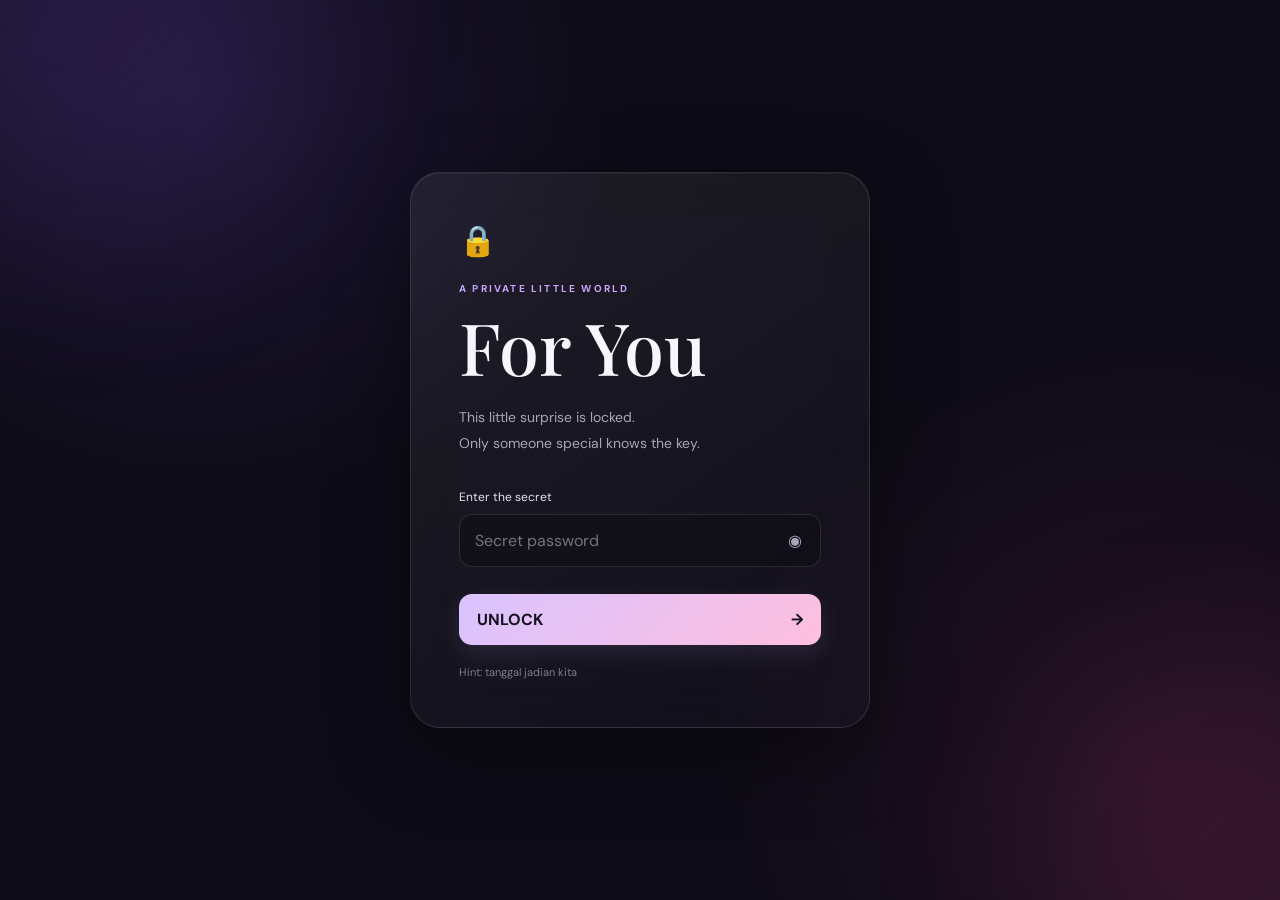
<file: index.html>
<!doctype html>
<html lang="id">

<head>
    <meta charset="utf-8">
    <meta
        name="viewport"
        content="width=device-width, initial-scale=1"
    >

    <title>For You ♡</title>

    <link rel="stylesheet" href="style.css">
</head>

<body>

    <!-- Background -->
    <div class="orb o1"></div>
    <div class="orb o2"></div>

    <!-- Music -->
    <audio id="music" loop></audio>


    <main>

        <!-- =====================================================
             PASSWORD
        ====================================================== -->
        <section id="password" class="screen active">

            <div class="glass card">

                <div class="symbol">🔒</div>

                <p class="eyebrow">
                    A PRIVATE LITTLE WORLD
                </p>

                <h1>For You</h1>

                <p class="muted">
                    This little surprise is locked.<br>
                    Only someone special knows the key.
                </p>


                <form id="login">

                    <label for="pass">
                        Enter the secret
                    </label>

                    <div class="input">

                        <input
                            id="pass"
                            type="password"
                            placeholder="Secret password"
                        >

                        <button
                            id="show"
                            type="button"
                        >
                            ◉
                        </button>

                    </div>

                    <p id="error" class="error"></p>

                    <button
                        class="primary"
                        type="submit"
                    >
                        UNLOCK <span>→</span>
                    </button>

                </form>


                <p class="hint">
                    Hint:
                    <span id="hint">
                        someone special
                    </span>
                </p>

            </div>

        </section>


        <!-- =====================================================
             SURPRISE
        ====================================================== -->
        <section id="surprise" class="screen">

            <div class="center">

                <p class="eyebrow">
                    YOU MADE IT
                </p>

                <h2>
                    I made something<br>
                    <em>just for you.</em>
                </h2>

                <p class="muted">
                    Take your time.
                    There's a little journey waiting inside.
                </p>


                <button
                    id="gift"
                    class="gift"
                >
                    <i class="glow"></i>
                    <i class="box"></i>
                    <i class="lid"></i>
                    <i class="ribbon"></i>
                </button>


                <p
                    id="giftText"
                    class="eyebrow"
                >
                    OPEN ME
                </p>

            </div>

        </section>


        <!-- =====================================================
             MAKE A WISH
        ====================================================== -->
        <section id="wish" class="screen">

            <div class="center">

                <p class="eyebrow">
                    A LITTLE WISH
                </p>

                <h2>
                    Make a Wish
                </h2>

                <p class="muted">
                    Think of something you truly want.
                </p>


                <div class="candles">

                    <button class="candle">
                        <b></b>
                    </button>

                    <button class="candle">
                        <b></b>
                    </button>

                    <button class="candle">
                        <b></b>
                    </button>

                </div>


                <button
                    id="wishBtn"
                    class="primary small"
                >
                    MAKE MY WISH ✦
                </button>


                <p
                    id="wishResult"
                    class="quote"
                ></p>

            </div>

        </section>


        <!-- =====================================================
             LETTER
        ====================================================== -->
        <section id="letter" class="screen">

            <div class="center">

                <p class="eyebrow">
                    A LITTLE LETTER
                </p>


                <button
                    id="envelope"
                    class="envelope"
                >
                    <span>✉</span>
                </button>


                <article
                    id="letterCard"
                    class="glass letter"
                >

                    <p class="eyebrow">
                        A LETTER FOR YOU
                    </p>

                    <h2 id="letterTitle">
                        A Little Letter
                    </h2>

                    <p id="letterMsg"></p>


                    <button
                        id="letterNext"
                        class="secondary"
                    >
                        Continue →
                    </button>

                </article>

            </div>

        </section>


        <!-- =====================================================
             BOUQUET
        ====================================================== -->
        <section id="bouquet" class="screen">

            <div class="center wide">

                <p class="eyebrow">
                    A DIGITAL BOUQUET
                </p>

                <h2>
                    Choose a Flower
                </h2>

                <p class="muted">
                    Each flower has a little message.
                </p>


                <div
                    id="flowers"
                    class="flowers"
                ></div>


                <p
                    id="flowerMsg"
                    class="quote"
                ></p>


                <button
                    id="flowerNext"
                    class="secondary small"
                >
                    Continue →
                </button>

            </div>

        </section>


        <!-- =====================================================
             MEMORIES
        ====================================================== -->
        <section id="memories" class="screen">

            <div class="center wide">

                <p class="eyebrow">
                    OUR MEMORIES
                </p>

                <h2>
                    Little Moments
                </h2>


                <div class="memory">

                    <button
                        id="prev"
                        class="circle"
                        type="button"
                    >
                        ←
                    </button>


                    <div>

                        <div
                            id="photo"
                            class="photo"
                        >
                            📸
                        </div>


                        <p
                            id="caption"
                            class="muted"
                        >
                            Your first memory goes here.
                        </p>


                        <small id="counter">
                            1 / 3
                        </small>

                    </div>


                    <button
                        id="next"
                        class="circle"
                        type="button"
                    >
                        →
                    </button>

                </div>


                <button
                    id="memoryNext"
                    class="secondary small"
                >
                    Continue →
                </button>

            </div>

        </section>


        <!-- =====================================================
             STORY
        ====================================================== -->
        <section id="story" class="screen">

            <div class="center wide">

                <p class="eyebrow">
                    OUR LITTLE STORY
                </p>


                <h2 id="storyHead">
                    The Beginning
                </h2>


                <!-- Chapter dots -->
                <div
                    id="dots"
                    class="dots"
                ></div>


                <!-- Story content -->
                <article class="glass story">

                    <small id="storyNo">
                        01
                    </small>


                    <p
                        id="storyDate"
                        class="eyebrow"
                    ></p>


                    <h3 id="storyTitle">
                        The Beginning
                    </h3>


                    <p id="storyText">
                        Your story begins here.
                    </p>

                </article>


                <!-- Story controls -->
                <div class="controls">

                    <button
                        id="storyPrev"
                        class="circle"
                        type="button"
                    >
                        ←
                    </button>


                    <button
                        id="storyNext"
                        class="primary small"
                        type="button"
                    >
                        Next Chapter →
                    </button>

                </div>

            </div>

        </section>


        <!-- =====================================================
             WISH JAR
        ====================================================== -->
       <section id="jar" class="screen">
  <div class="center">

    <p class="eyebrow">A JAR FULL OF WISHES</p>

    <h2>Pick One</h2>

    <button id="jarButton" class="jar" type="button">
      🫙
    </button>

    <p id="jarMsg" class="quote"></p>

    <button id="jarNext" class="secondary small" type="button">
      Continue →
    </button>

  </div>
</section>


        <!-- =====================================================
             ENDING
        ====================================================== -->
        <section id="ending" class="screen">

            <div class="center ending">

                <p class="eyebrow">
                    AND THAT'S IT...
                </p>


                <h2>
                    Happy Birthday,<br>

                    <em id="name">
                        You
                    </em>

                    ♡
                </h2>


                <p
                    id="endingMsg"
                    class="muted"
                ></p>


                <div class="line"></div>


                <small>
                    Made with ♡
                </small>


                <button
                    id="replay"
                    class="secondary small"
                >
                    Replay Experience
                </button>

            </div>

        </section>

    </main>


    <!-- =====================================================
         EFFECTS
    ====================================================== -->

    <div id="confetti"></div>

    <div id="toast"></div>


    <!-- =====================================================
         COMPONENTS
    ====================================================== -->

    <script src="components/password.js"></script>
    <script src="components/surprise.js"></script>
    <script src="components/wish.js"></script>
    <script src="components/letter.js"></script>
    <script src="components/bouquet.js"></script>
   <script src="components/memories.js"></script>
    <script src="components/story.js"></script>
    <script src="components/jar.js"></script>
    <script src="components/ending.js"></script>


    <!-- Main controller -->
    <script src="script.js"></script>

</body>

</html>
</file>
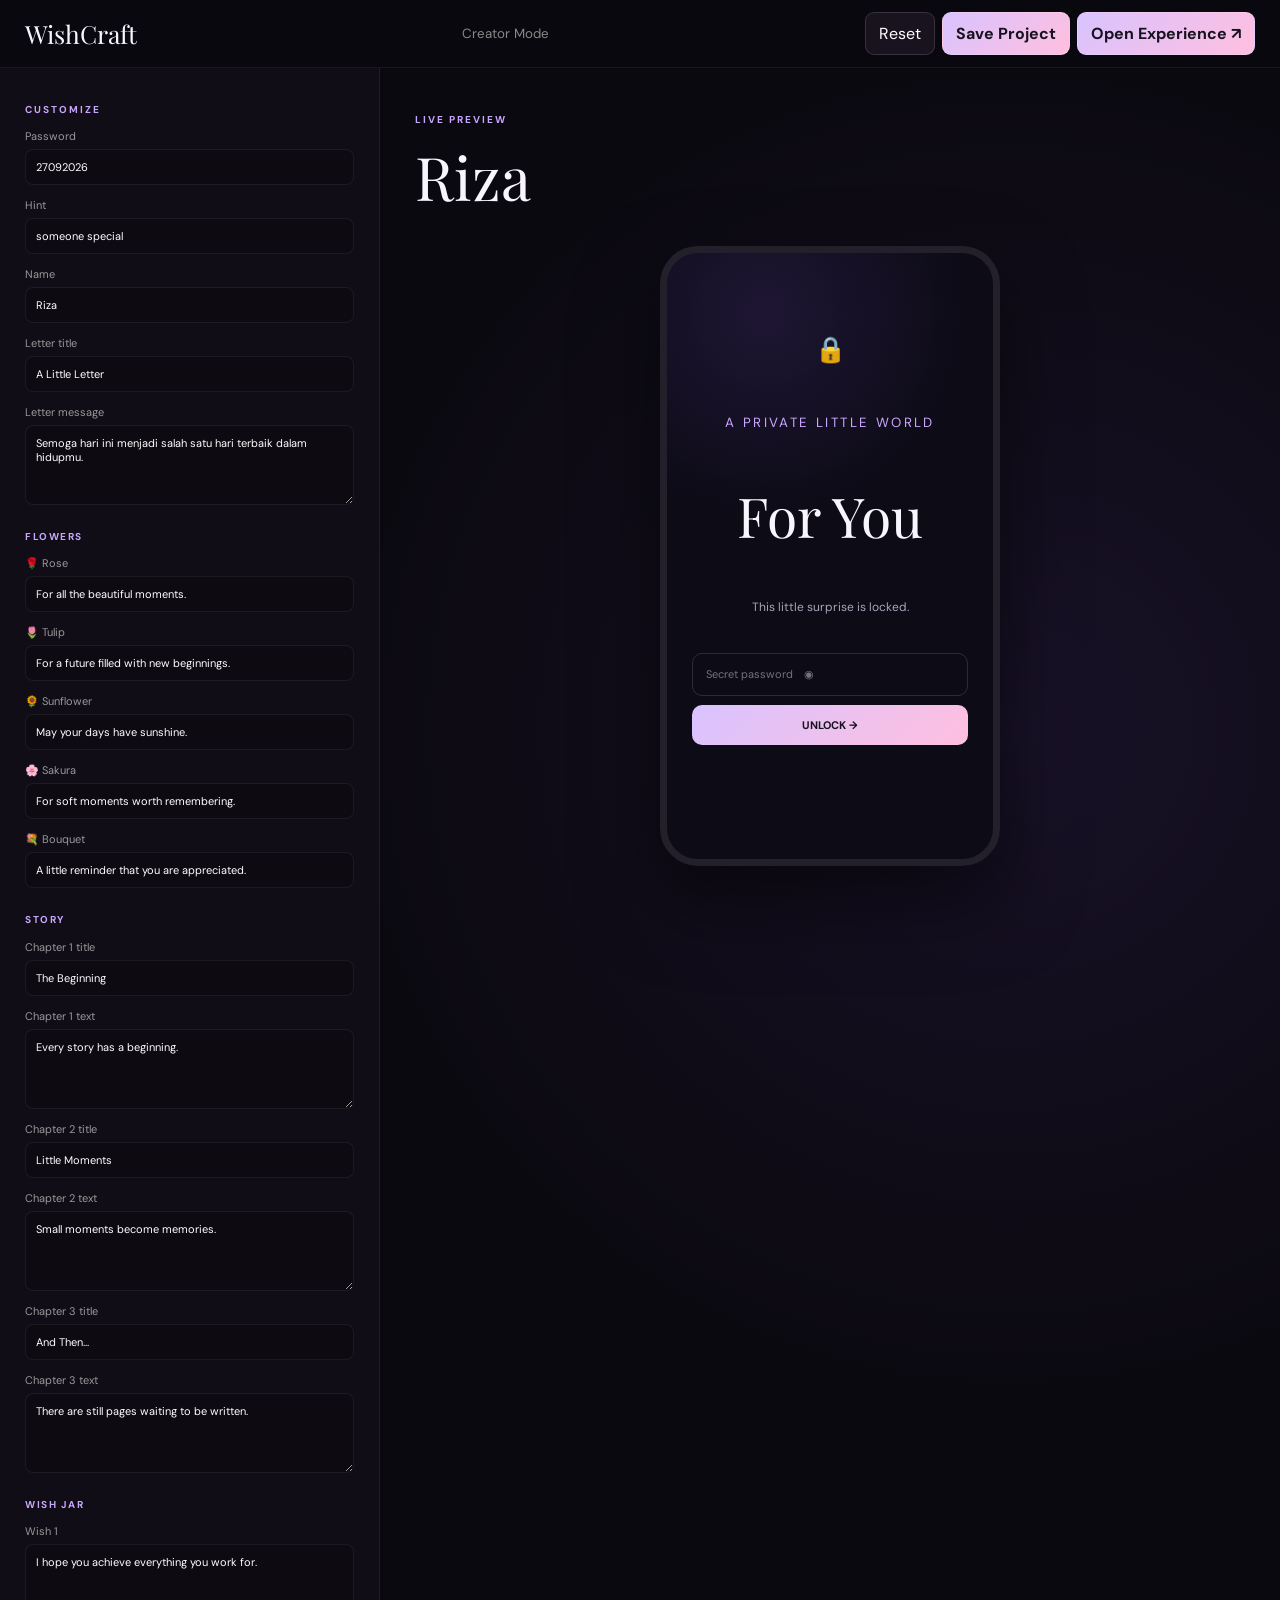
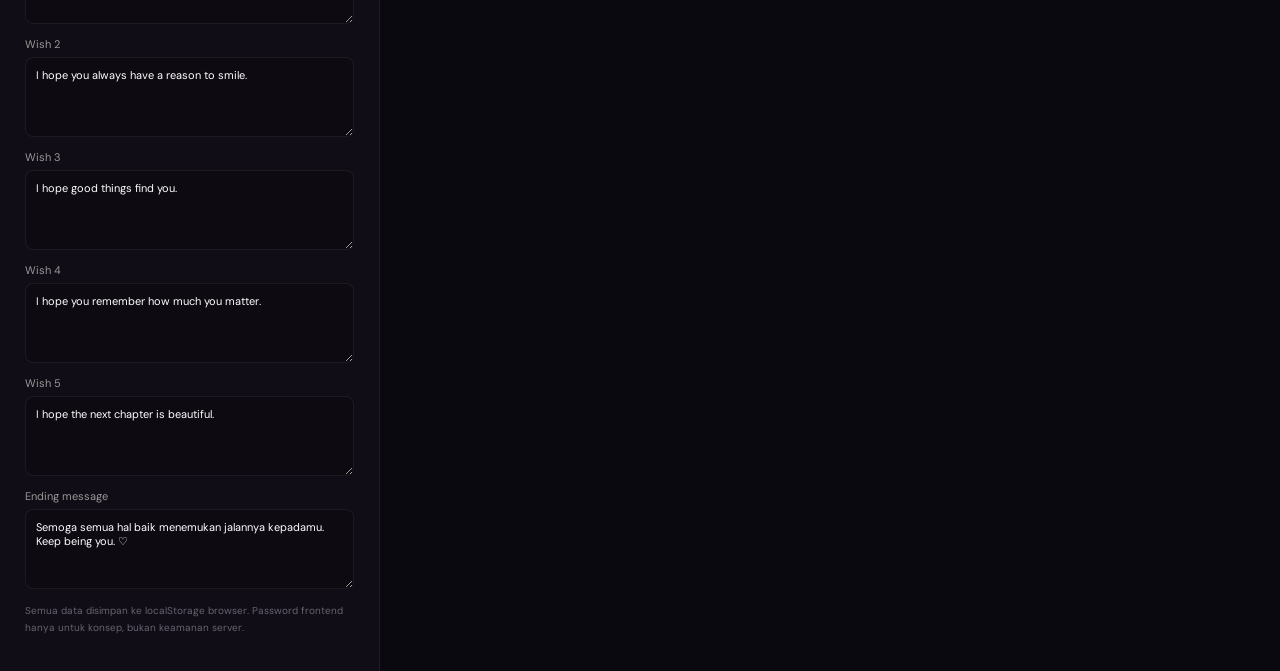
<file: customizer/index.html>
<!doctype html><html lang="id"><head><meta charset="utf-8"><meta name="viewport" content="width=device-width,initial-scale=1"><title>WishCraft Creator</title><link rel="stylesheet" href="style.css"></head><body><header><b>WishCraft</b><small>Creator Mode</small><nav><button id="reset">Reset</button><button id="save">Save Project</button><button id="open">Open Experience ↗</button></nav></header><main><aside><p class="eyebrow">CUSTOMIZE</p><label>Password<input id="password"></label><label>Hint<input id="hint"></label><label>Name<input id="name"></label><label>Letter title<input id="ltitle"></label><label>Letter message<textarea id="lmsg"></textarea></label><h4>FLOWERS</h4><div id="flowerInputs"></div><h4>STORY</h4><div id="storyInputs"></div><h4>WISH JAR</h4><div id="wishInputs"></div><label>Ending message<textarea id="ending"></textarea></label><p class="note">Semua data disimpan ke localStorage browser. Password frontend hanya untuk konsep, bukan keamanan server.</p></aside><section class="preview"><p class="eyebrow">LIVE PREVIEW</p><h1 id="previewName">Riza</h1><div class="phone"><span>🔒</span><small>A PRIVATE LITTLE WORLD</small><h2>For You</h2><p>This little surprise is locked.</p><div class="fake">Secret password　◉</div><strong>UNLOCK →</strong></div></section></main><div id="toast"></div><script src="script.js"></script></body></html>
</file>
<file: style.css>
@import url('https://fonts.googleapis.com/css2?family=DM+Sans:wght@400;500;600;700&family=Playfair+Display:ital,wght@0,500;0,600;1,500&display=swap');

/* =====================================================
   1. GLOBAL
===================================================== */

:root {
  --bg: #0d0b16;
  --surface: #ffffff0b;
  --surface-hover: #ffffff12;
  --line: #ffffff1c;

  --text: #f8f5ff;
  --muted: #aaa4bb;

  --accent: #c9a7ff;
  --pink: #ffb8dc;
  --purple: #8b5cf6;

  --radius: 22px;
  --transition: 0.35s ease;
}

* {
  box-sizing: border-box;
  margin: 0;
  padding: 0;
}

html {
  scroll-behavior: smooth;
}

body {
  min-height: 100vh;
  overflow: hidden;

  background:
    radial-gradient(circle at 15% 10%, #8b5cf625, transparent 32%),
    radial-gradient(circle at 90% 85%, #ec48991c, transparent 32%),
    var(--bg);

  color: var(--text);
  font-family: 'DM Sans', sans-serif;
}

button,
input {
  font: inherit;
}

button {
  cursor: pointer;
  -webkit-tap-highlight-color: transparent;
}

button:focus-visible,
input:focus-visible {
  outline: 2px solid var(--accent);
  outline-offset: 4px;
}

::selection {
  background: #c9a7ff55;
  color: white;
}


/* =====================================================
   2. BACKGROUND DECORATION
===================================================== */

.orb {
  position: fixed;
  width: 28rem;
  height: 28rem;

  border-radius: 50%;
  filter: blur(110px);

  opacity: 0.12;
  pointer-events: none;

  animation: orbFloat 12s ease-in-out infinite alternate;
}

.o1 {
  top: -14rem;
  left: -10rem;
  background: #8b5cf6;
}

.o2 {
  right: -14rem;
  bottom: -14rem;
  background: #ec4899;
  animation-delay: -5s;
}

@keyframes orbFloat {
  from {
    transform: translate(0, 0) scale(1);
  }

  to {
    transform: translate(35px, 25px) scale(1.12);
  }
}


/* =====================================================
   3. SCREEN TRANSITIONS
===================================================== */

.screen {
  position: fixed;
  inset: 0;

  display: grid;
  place-items: center;

  padding: 24px;

  visibility: hidden;
  opacity: 0;

  transform: translateY(15px) scale(0.985);

  transition:
    opacity 0.55s ease,
    transform 0.55s ease,
    visibility 0.55s;

  overflow-y: auto;
  overscroll-behavior: contain;
}

.screen.active {
  visibility: visible;
  opacity: 1;
  transform: translateY(0) scale(1);
}

.center {
  width: min(900px, 100%);
  margin: auto;
  text-align: center;
}

.wide {
  max-width: 1000px;
}


/* =====================================================
   4. GLASS EFFECT
===================================================== */

.glass {
  background: linear-gradient(
    145deg,
    #ffffff12,
    #ffffff05
  );

  border: 1px solid var(--line);

  backdrop-filter: blur(24px);
  -webkit-backdrop-filter: blur(24px);

  box-shadow:
    0 25px 80px #0006,
    inset 0 1px 0 #ffffff0b;
}

.card {
  width: min(460px, 100%);
  padding: 48px;

  border-radius: 30px;

  animation: cardAppear 0.8s ease both;
}

@keyframes cardAppear {
  from {
    opacity: 0;
    transform: translateY(25px);
  }

  to {
    opacity: 1;
    transform: translateY(0);
  }
}


/* =====================================================
   5. TYPOGRAPHY
===================================================== */

.symbol {
  font-size: 30px;
  margin-bottom: 22px;
}

.eyebrow {
  margin-bottom: 13px;

  color: var(--accent);

  font-size: 10px;
  font-weight: 700;
  letter-spacing: 0.22em;
  text-transform: uppercase;
}

h1,
h2,
h3 {
  font-family: 'Playfair Display', serif;
  font-weight: 500;
  line-height: 1.08;
}

h1 {
  margin-bottom: 18px;
  font-size: clamp(48px, 8vw, 72px);
}

h2 {
  font-size: clamp(42px, 7vw, 78px);
}

h2 em {
  color: var(--pink);
}

h3 {
  font-size: 34px;
}

.muted {
  color: var(--muted);
  font-size: 14px;
  line-height: 1.9;
}

.quote {
  min-height: 50px;
  margin-top: 18px;

  color: var(--pink);

  font-family: 'Playfair Display', serif;
  font-size: 20px;
  font-style: italic;
  line-height: 1.6;
}


/* =====================================================
   6. PASSWORD FORM
===================================================== */

#login {
  margin-top: 32px;
  text-align: left;
}

#login label {
  display: block;
  margin-bottom: 9px;

  font-size: 12px;
  color: #e9e1f5;
}

.input {
  display: flex;
  overflow: hidden;

  background: #0003;
  border: 1px solid var(--line);
  border-radius: 13px;

  transition: border-color var(--transition);
}

.input:focus-within {
  border-color: #c9a7ff99;
  box-shadow: 0 0 0 4px #c9a7ff12;
}

.input input {
  width: 100%;
  min-width: 0;

  padding: 15px;

  background: none;
  border: 0;
  outline: 0;

  color: var(--text);
}

.input input::placeholder {
  color: #777080;
}

.input button {
  width: 50px;
  flex-shrink: 0;

  background: none;
  border: 0;

  color: var(--muted);
  transition: color var(--transition);
}

.input button:hover {
  color: white;
}

.error {
  min-height: 27px;
  padding-top: 7px;

  color: #ff8fae;
  font-size: 12px;
}

.hint {
  margin-top: 20px;

  color: #827b91;
  font-size: 11px;
}


/* =====================================================
   7. BUTTONS
===================================================== */

.primary,
.secondary {
  display: flex;
  align-items: center;
  justify-content: space-between;

  width: 100%;
  padding: 15px 18px;

  border-radius: 13px;

  transition:
    transform var(--transition),
    box-shadow var(--transition),
    background var(--transition);
}

.primary {
  background: linear-gradient(
    135deg,
    #d9c3ff,
    #ffbfdf
  );

  border: 0;

  color: #17121f;
  font-weight: 700;

  box-shadow: 0 8px 25px #c9a7ff20;
}

.primary:hover {
  transform: translateY(-3px);
  box-shadow: 0 12px 30px #c9a7ff35;
}

.primary:active,
.secondary:active {
  transform: scale(0.97);
}

.secondary {
  justify-content: center;

  background: #ffffff09;
  border: 1px solid var(--line);

  color: var(--text);
}

.secondary:hover {
  background: var(--surface-hover);
  border-color: #c9a7ff66;
}

.small {
  width: min(280px, 100%);
  margin: 24px auto 0;
}


/* =====================================================
   8. GIFT BOX
===================================================== */

.gift {
  position: relative;

  width: 190px;
  height: 180px;

  margin: 45px auto 12px;

  background: none;
  border: 0;

  animation: float 3s ease-in-out infinite;
}

.gift i {
  position: absolute;
  display: block;
}

.box {
  left: 28px;
  bottom: 20px;

  width: 135px;
  height: 100px;

  background: linear-gradient(
    135deg,
    #7b43d2,
    #b86bd9
  );

  border-radius: 7px;
}

.lid {
  left: 20px;
  bottom: 110px;

  width: 150px;
  height: 32px;

  background: #a967d7;
  border-radius: 8px;

  z-index: 3;

  transition: 0.6s ease;
}

.ribbon {
  left: 84px;
  bottom: 20px;

  width: 22px;
  height: 132px;

  background: #ffd0e9;
  z-index: 4;
}

.glow {
  top: -10px;
  left: -15px;

  width: 220px;
  height: 220px;

  border-radius: 50%;

  background: #c9a7ff33;
  filter: blur(20px);

  animation: pulse 2s ease-in-out infinite;
}

.gift.open .lid {
  transform: translateY(-65px) rotate(-5deg);
}


/* =====================================================
   9. MAKE A WISH
===================================================== */

.candles {
  display: flex;
  justify-content: center;
  gap: 30px;

  margin: 50px 0 30px;
}

.candle {
  position: relative;

  width: 35px;
  height: 115px;

  background: linear-gradient(
    90deg,
    #d7c2ff,
    #9d72df
  );

  border: 0;
  border-radius: 8px;

  transition: transform var(--transition);
}

.candle:hover {
  transform: translateY(-5px);
}

.candle b {
  position: absolute;
  top: -20px;
  left: 10px;

  width: 15px;
  height: 25px;

  border-radius: 60% 40% 60% 40%;

  background: #ffb35c;
  box-shadow: 0 0 25px #ffb35c;

  transform: rotate(45deg);

  transition: 0.3s ease;
}

.candle.off b {
  opacity: 0;
  transform: scale(0);
}


/* =====================================================
   10. LETTER
===================================================== */

.envelope {
  width: 240px;
  height: 160px;

  margin: 45px auto 20px;

  background: linear-gradient(
    145deg,
    #7341b7,
    #a968d4
  );

  border: 0;
  border-radius: 12px;

  color: white;
  font-size: 70px;

  box-shadow: 0 25px 60px #0006;

  transition:
    transform 0.4s ease,
    box-shadow 0.4s ease;
}

.envelope:hover {
  transform: translateY(-7px) rotate(-2deg);
  box-shadow: 0 30px 70px #0008;
}

.letter {
  display: none;

  width: min(650px, 100%);
  margin: auto;
  padding: 42px;

  border-radius: 26px;
}

.letter.show {
  display: block;
  animation: rise 0.7s both;
}

.letter h2 {
  margin-bottom: 25px;
  font-size: clamp(38px, 6vw, 55px);
}

.letter p:not(.eyebrow) {
  color: #d4ccdf;
  line-height: 2;
  white-space: pre-line;
}


/* =====================================================
   11. DIGITAL BOUQUET
===================================================== */

.flowers {
  display: grid;
  grid-template-columns: repeat(5, 1fr);
  gap: 12px;

  max-width: 760px;
  margin: 35px auto 18px;
}

.flower {
  padding: 18px 8px;

  background: #ffffff08;
  border: 1px solid var(--line);
  border-radius: 18px;

  color: var(--text);

  transition:
    transform var(--transition),
    background var(--transition),
    border-color var(--transition);
}

.flower:hover,
.flower.selected {
  transform: translateY(-6px);

  background: #ffffff12;
  border-color: #c9a7ff88;
}

.flower strong {
  display: block;
  margin-bottom: 8px;

  font-size: 42px;
}

.flower small {
  color: var(--muted);
}


/* =====================================================
   12. MEMORIES
===================================================== */

.memory {
  display: flex;
  align-items: center;
  justify-content: center;
  gap: 14px;

  margin: 30px auto 0;
}

.memory > div {
  width: min(650px, 70vw);
  min-width: 0;
}

.photo {
  display: grid;
  place-items: center;

  height: min(45vh, 420px);

  overflow: hidden;

  background: #ffffff08;
  border: 1px solid var(--line);
  border-radius: 20px;

  font-size: 70px;

  box-shadow: 0 20px 50px #0004;
}

.photo img {
  display: block;

  width: 100%;
  height: 100%;

  object-fit: cover;
  border-radius: inherit;

  animation: photoAppear 0.5s ease both;
}

@keyframes photoAppear {
  from {
    opacity: 0;
    transform: scale(1.04);
  }

  to {
    opacity: 1;
    transform: scale(1);
  }
}

.memory small {
  display: inline-block;
  margin-top: 8px;

  color: #8b8499;
}

.circle {
  display: grid;
  place-items: center;

  width: 45px;
  height: 45px;
  flex: 0 0 45px;

  background: #ffffff09;
  border: 1px solid var(--line);
  border-radius: 50%;

  color: white;

  transition:
    background var(--transition),
    transform var(--transition);
}

.circle:hover {
  background: #ffffff18;
  transform: scale(1.08);
}


/* =====================================================
   13. STORY
===================================================== */

.story {
  width: min(720px, 100%);

  margin: 25px auto;
  padding: 40px;

  border-radius: 25px;
  text-align: left;

  animation: rise 0.5s ease both;
}

.story small {
  color: var(--accent);
  letter-spacing: 0.12em;
}

.story p:last-child {
  margin-top: 15px;

  color: #d0c7dc;
  line-height: 1.9;
}

.dots {
  display: flex;
  justify-content: center;
  gap: 6px;

  margin: 20px;
}

.dot {
  width: 28px;
  height: 3px;

  background: #ffffff22;
  border-radius: 99px;

  transition: background var(--transition);
}

.dot.on {
  background: var(--accent);
}

.controls {
  display: flex;
  justify-content: center;
  gap: 10px;

  margin-top: 18px;
}


/* =====================================================
   14. WISH JAR
===================================================== */

.jar {
  display: block;

  margin: 30px auto 10px;

  background: none;
  border: 0;

  font-size: 130px;

  animation: float 3s ease-in-out infinite;

  transition: filter var(--transition);
}

.jar:hover {
  filter: drop-shadow(0 0 25px #c9a7ff88);
  animation-duration: 1s;
}

.jar:active {
  transform: scale(0.9);
}


/* =====================================================
   15. ENDING
===================================================== */

.ending .line {
  width: 80px;
  height: 1px;

  margin: 30px auto 15px;

  background: var(--line);
}

.ending small {
  color: #8b8499;
}

.ending .secondary {
  margin-top: 25px;
}


/* =====================================================
   16. TOAST
===================================================== */

#toast {
  position: fixed;
  z-index: 100;

  bottom: 25px;
  left: 50%;

  padding: 11px 18px;

  background: #18131eee;
  border: 1px solid var(--line);
  border-radius: 99px;

  color: #eee;
  font-size: 13px;

  opacity: 0;
  visibility: hidden;

  transform: translate(-50%, 20px);

  transition:
    opacity 0.3s ease,
    transform 0.3s ease,
    visibility 0.3s;
}

#toast.show {
  opacity: 1;
  visibility: visible;

  transform: translate(-50%, 0);
}


/* =====================================================
   17. CONFETTI
===================================================== */

#confetti {
  position: fixed;
  inset: 0;

  z-index: 90;
  overflow: hidden;

  pointer-events: none;
}

.conf {
  position: absolute;
  top: -20px;

  width: 7px;
  height: 12px;

  background: var(--pink);
  border-radius: 2px;

  animation: fall var(--d) linear forwards;
}

@keyframes fall {
  to {
    transform: translate(var(--x), 110vh) rotate(720deg);
    opacity: 0;
  }
}


/* =====================================================
   18. ANIMATIONS
===================================================== */

@keyframes float {
  50% {
    transform: translateY(-12px);
  }
}

@keyframes pulse {
  50% {
    transform: scale(1.15);
    opacity: 1;
  }
}

@keyframes rise {
  from {
    opacity: 0;
    transform: translateY(25px);
  }

  to {
    opacity: 1;
    transform: translateY(0);
  }
}


/* =====================================================
   19. RESPONSIVE
===================================================== */

@media (max-width: 700px) {
  .screen {
    padding: 18px;
  }

  .card {
    padding: 32px 24px;
  }

  h1 {
    font-size: 55px;
  }

  h2 {
    font-size: clamp(40px, 12vw, 58px);
  }

  .flowers {
    grid-template-columns: repeat(2, 1fr);
    gap: 10px;
  }

  .flower {
    padding: 16px 8px;
  }

  .memory {
    gap: 8px;
  }

  .memory > div {
    width: 70vw;
  }

  .photo {
    height: 38vh;
  }

  .circle {
    width: 38px;
    height: 38px;
    flex-basis: 38px;
  }

  .story {
    padding: 28px 24px;
  }

  .letter {
    padding: 28px 22px;
  }

  .letter h2 {
    font-size: 40px;
  }

  .candles {
    gap: 22px;
  }

  .jar {
    font-size: 110px;
  }
}

@media (max-width: 380px) {
  .card {
    padding: 28px 18px;
  }

  .memory > div {
    width: 65vw;
  }

  .photo {
    height: 32vh;
  }

  .story {
    padding: 24px 18px;
  }
}


/* =====================================================
   20. REDUCED MOTION
===================================================== */

@media (prefers-reduced-motion: reduce) {
  *,
  *::before,
  *::after {
    scroll-behavior: auto !important;
    animation-duration: 0.01ms !important;
    animation-iteration-count: 1 !important;
    transition-duration: 0.01ms !important;
  }
}
</file>
<file: customizer/style.css>
@import url('https://fonts.googleapis.com/css2?family=DM+Sans:wght@400;600;700&family=Playfair+Display:ital,wght@0,500;1,500&display=swap');*{box-sizing:border-box}body{margin:0;background:#0b0910;color:#f8f5ff;font-family:DM Sans,sans-serif}button,input,textarea{font:inherit}header{height:68px;border-bottom:1px solid #fff1;padding:0 25px;display:flex;align-items:center;justify-content:space-between;position:sticky;top:0;background:#0b0910ee;z-index:2}header b{font:25px 'Playfair Display'}header small{color:#888;margin-left:8px}nav{display:flex;gap:7px}button{padding:10px 13px;border-radius:9px;border:1px solid #fff2;background:#18131f;color:#fff;cursor:pointer}#save,#open{background:linear-gradient(135deg,#d9c3ff,#ffbfdf);color:#17121f;font-weight:700}main{display:grid;grid-template-columns:380px 1fr;min-height:calc(100vh - 68px)}aside{padding:25px;border-right:1px solid #fff1;background:#100d16;overflow:auto}label{display:block;color:#999;font-size:11px;margin:13px 0}input,textarea{display:block;width:100%;margin-top:6px;padding:10px;border:1px solid #fff1;border-radius:8px;background:#0d0a12;color:#fff;outline:0}textarea{resize:vertical;min-height:80px}.eyebrow{color:#c9a7ff;font-size:10px;letter-spacing:.2em;font-weight:700}h4{font-size:10px;color:#c9a7ff;letter-spacing:.15em;margin-top:25px}.note{font-size:10px;color:#696271;line-height:1.7}.preview{padding:35px;background:radial-gradient(circle at 70% 30%,#8b5cf61a,transparent 40%)}.preview h1{font:60px 'Playfair Display';margin:10px 0 30px}.phone{width:340px;height:620px;margin:auto;border:7px solid #24202b;border-radius:38px;padding:35px 25px;text-align:center;background:radial-gradient(circle at 30% 10%,#8b5cf622,transparent 35%),#0d0b16;box-shadow:0 35px 80px #0008}.phone span{font-size:25px;display:block;margin:45px}.phone small{color:#c9a7ff;letter-spacing:.18em}.phone h2{font:55px 'Playfair Display'}.phone p{color:#aaa4bb;font-size:12px;line-height:1.7}.fake{margin-top:35px;padding:13px;border:1px solid #fff2;border-radius:10px;color:#777080;text-align:left;font-size:11px}.phone strong{display:block;margin-top:9px;padding:13px;border-radius:10px;background:linear-gradient(135deg,#d9c3ff,#ffbfdf);color:#17121f;font-size:11px}#toast{position:fixed;bottom:20px;right:20px;padding:10px 15px;border-radius:99px;background:#18131f;border:1px solid #fff2;opacity:0;transition:.3s}#toast.show{opacity:1}@media(max-width:850px){main{grid-template-columns:1fr}aside{border-right:0}.preview{min-height:700px}}
</file>
